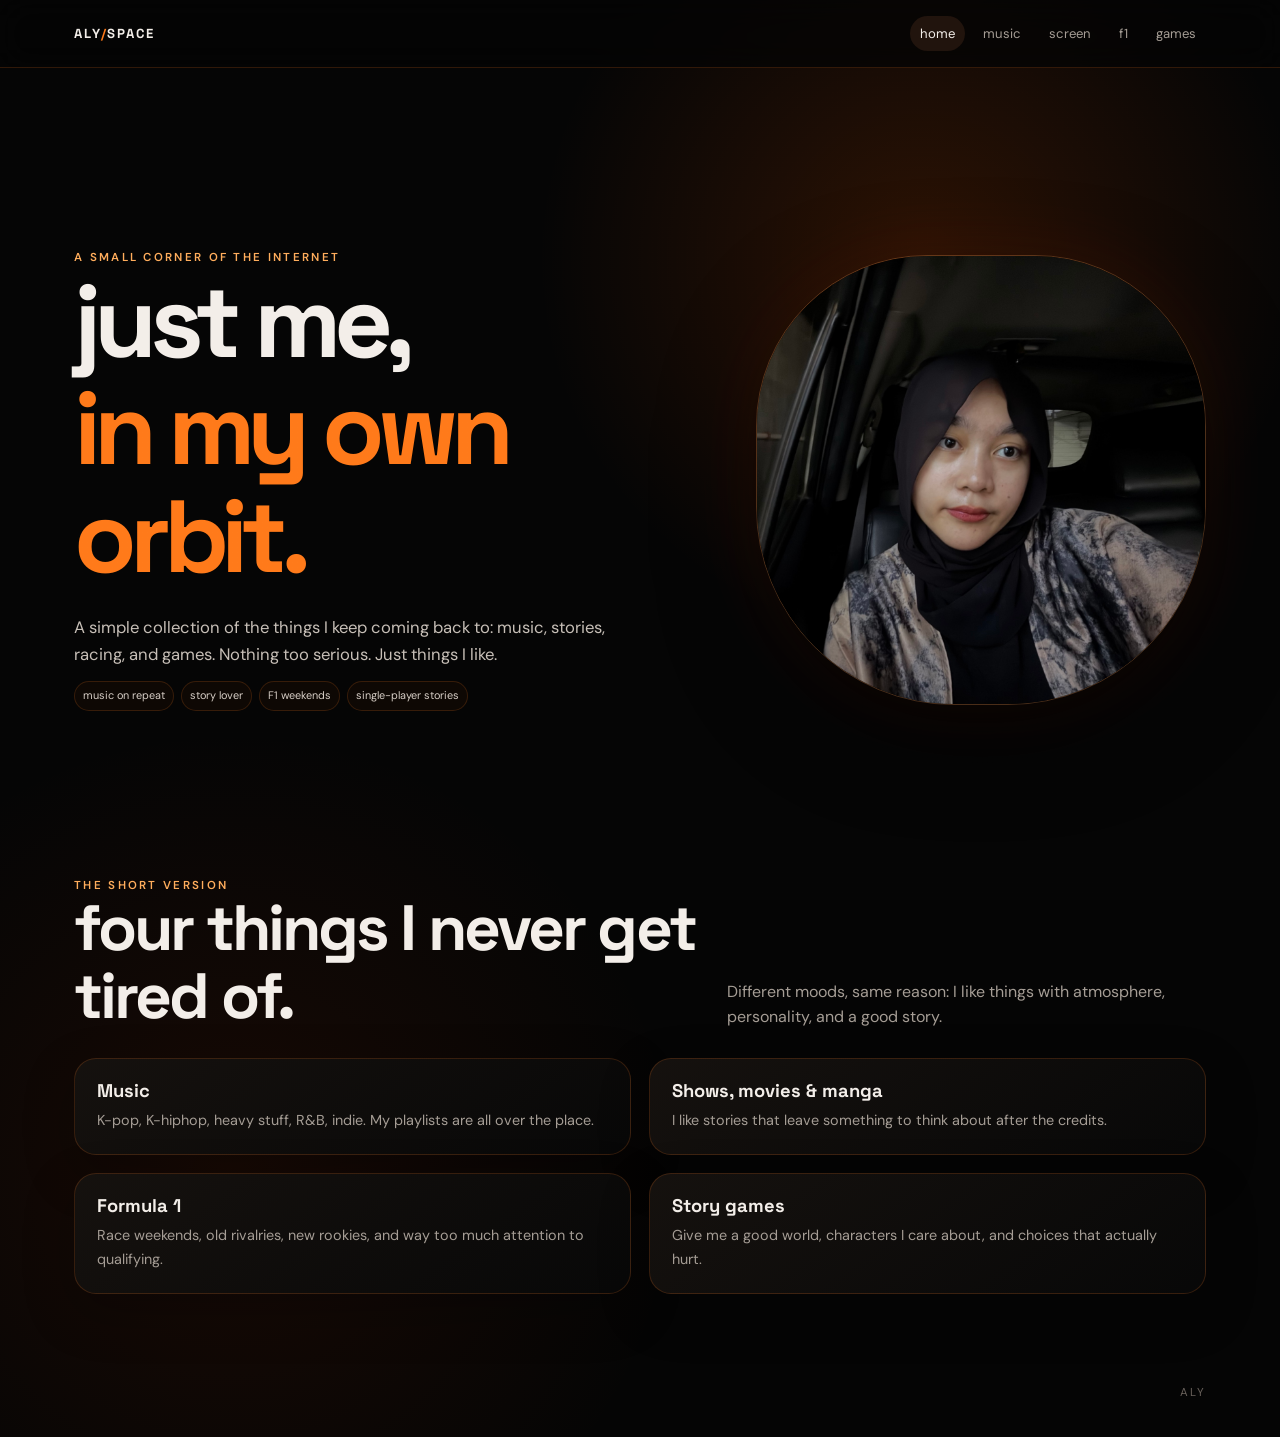
<file: index.html>
<!doctype html>
<html lang="en">
<head>
<meta charset="utf-8">
<meta name="viewport" content="width=device-width,initial-scale=1">
<title>Home · ALY</title>
<link rel="stylesheet" href="style.css">
</head>
<body data-page="home">

<header class="nav">
  <div class="nav-inner">
    <a class="brand" href="index.html">ALY<span>/</span>SPACE</a>
    <nav class="nav-links">
      <a data-page="home" href="index.html">home</a>
      <a data-page="music" href="music.html">music</a>
      <a data-page="screen" href="screen.html">screen</a>
      <a data-page="f1" href="f1.html">f1</a>
      <a data-page="games" href="games.html">games</a>
    </nav>
  </div>
</header>

<main>
<section class="hero">
  <div>
    <div class="eyebrow">a small corner of the internet</div>
    <h1>just me,<br><span class="orange">in my own orbit.</span></h1>
    <p class="lead">A simple collection of the things I keep coming back to: music, stories, racing, and games. Nothing too serious. Just things I like.</p>
    <div class="tags">
      <span class="tag">music on repeat</span><span class="tag">story lover</span><span class="tag">F1 weekends</span><span class="tag">single-player stories</span>
    </div>
  </div>
  <div class="portrait-wrap">
    <img class="portrait" src="assets/me.jfif" alt="Portrait of me">
    
  </div>
</section>

<section style="padding-top:40px">
  <div class="section-head">
    <div><div class="eyebrow">the short version</div><h2>four things I never get tired of.</h2></div>
    <p>Different moods, same reason: I like things with atmosphere, personality, and a good story.</p>
  </div>
  <div class="grid">
    <a class="card" href="music.html"><div class="card-body"><h3>Music</h3><p>K-pop, K-hiphop, heavy stuff, R&B, indie. My playlists are all over the place.</p></div></a>
    <a class="card" href="screen.html"><div class="card-body"><h3>Shows, movies & manga</h3><p>I like stories that leave something to think about after the credits.</p></div></a>
    <a class="card" href="f1.html"><div class="card-body"><h3>Formula 1</h3><p>Race weekends, old rivalries, new rookies, and way too much attention to qualifying.</p></div></a>
    <a class="card" href="games.html"><div class="card-body"><h3>Story games</h3><p>Give me a good world, characters I care about, and choices that actually hurt.</p></div></a>
  </div>
</section>
</main>

<footer class="footer"><span>ALY</span></footer>

<script src="script.js"></script>
</body>
</html>
</file>
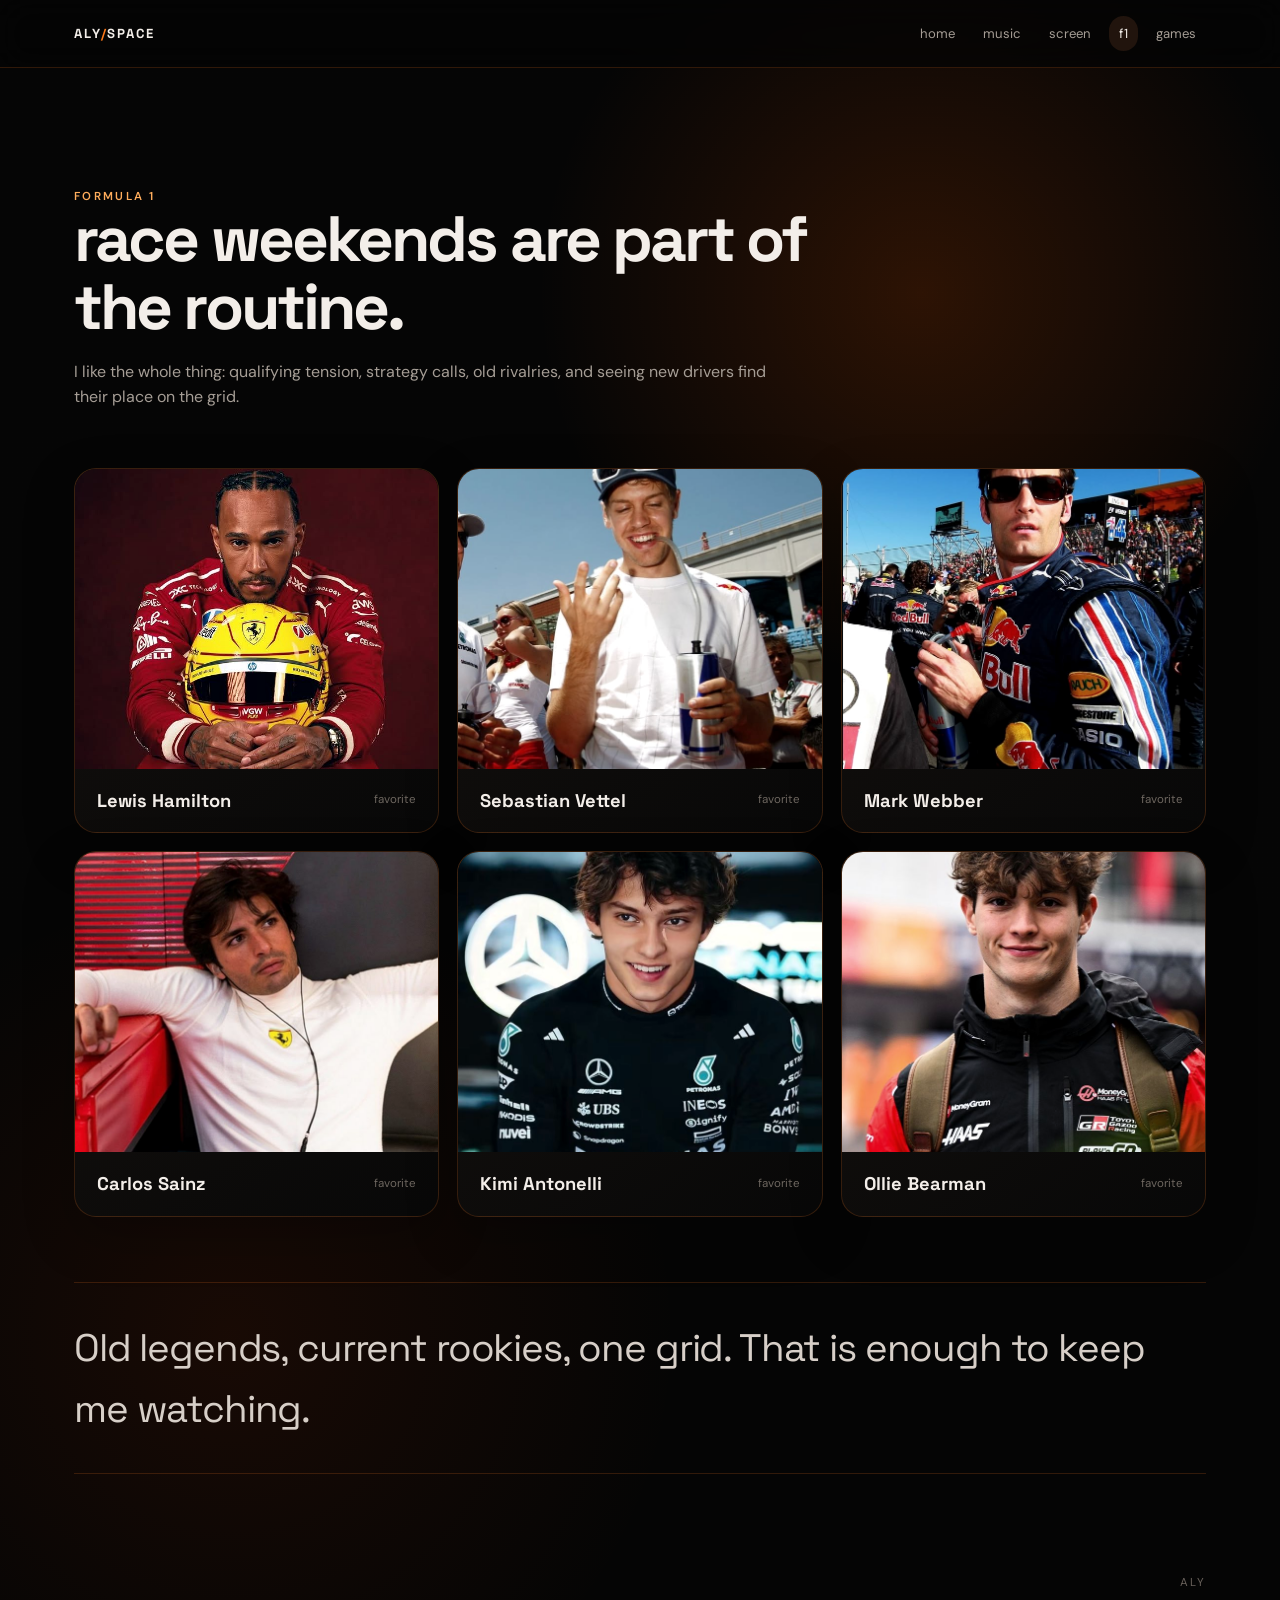
<file: f1.html>
<!doctype html>
<html lang="en"><head>
<meta charset="utf-8"><meta name="viewport" content="width=device-width,initial-scale=1">
<title>Formula 1 · ALY</title><link rel="stylesheet" href="style.css"></head>
<body data-page="f1">
<header class="nav"><div class="nav-inner"><a class="brand" href="index.html">ALY<span>/</span>SPACE</a>
<nav class="nav-links"><a data-page="home" href="index.html">home</a><a data-page="music" href="music.html">music</a>
<a data-page="screen" href="screen.html">screen</a><a data-page="f1" href="f1.html">f1</a><a data-page="games" href="games.html">games</a></nav></div></header>
<main>
<div class="page-intro"><div class="eyebrow">formula 1</div><h2>race weekends are part of the routine.</h2>
<p>I like the whole thing: qualifying tension, strategy calls, old rivalries, and seeing new drivers find their place on the grid.</p></div>
<div class="grid-3">
<article class="card driver-card"><div class="card-media"><img src="assets/lewis-hamilton.jfif" alt="Photo of Lewis Hamilton"></div>
<div class="card-body"><div><h3>Lewis Hamilton</h3></div><span class="small-note">favorite</span></div></article><article class="card driver-card"><div class="card-media"><img src="assets/sebastian-vettel.jfif" alt="Photo of Sebastian Vettel"></div>
<div class="card-body"><div><h3>Sebastian Vettel</h3></div><span class="small-note">favorite</span></div></article><article class="card driver-card"><div class="card-media"><img src="assets/mark-webber.jfif" alt="Photo of Mark Webber"></div>
<div class="card-body"><div><h3>Mark Webber</h3></div><span class="small-note">favorite</span></div></article><article class="card driver-card"><div class="card-media"><img src="assets/carlos-sainz.jfif" alt="Photo of Carlos Sainz"></div>
<div class="card-body"><div><h3>Carlos Sainz</h3></div><span class="small-note">favorite</span></div></article><article class="card driver-card"><div class="card-media"><img src="assets/kimi-antonelli.jfif" alt="Photo of Kimi Antonelli"></div>
<div class="card-body"><div><h3>Kimi Antonelli</h3></div><span class="small-note">favorite</span></div></article><article class="card driver-card"><div class="card-media"><img src="assets/ollie-bearman.jfif" alt="Photo of Ollie Bearman"></div>
<div class="card-body"><div><h3>Ollie Bearman</h3></div><span class="small-note">favorite</span></div></article></div><div class="quote">Old legends, current rookies, one grid. That is enough to keep me watching.</div>
</main><footer class="footer"><span>ALY</span></footer><script src="script.js"></script></body></html>
</file>
<file: style.css>
@import url('https://fonts.googleapis.com/css2?family=DM+Sans:wght@400;500;600&family=Space+Grotesk:wght@500;600;700&display=swap');

:root{
  --bg:#050505;
  --panel:#0c0b0a;
  --panel2:#12100e;
  --line:rgba(255,125,34,.18);
  --orange:#ff7a1a;
  --orange2:#ffad5c;
  --text:#f3eee9;
  --muted:#a59d95;
  --soft:#21140d;
  --max:1180px;
}
*{box-sizing:border-box}
html{scroll-behavior:smooth}
body{
  margin:0; color:var(--text); background:
  radial-gradient(circle at 72% 18%, rgba(255,92,0,.16), transparent 24rem),
  radial-gradient(circle at 18% 82%, rgba(183,52,0,.11), transparent 28rem),
  #050505;
  font-family:"DM Sans",system-ui,sans-serif; line-height:1.6;
}
body:before{
  content:""; position:fixed; inset:0; pointer-events:none; opacity:.25;
  background-image:radial-gradient(rgba(255,255,255,.16) .5px, transparent .5px);
  background-size:5px 5px; mix-blend-mode:soft-light;
}
a{color:inherit;text-decoration:none}
img{display:block;max-width:100%}
.nav{
  position:sticky;top:0;z-index:20; backdrop-filter:blur(16px);
  background:rgba(5,5,5,.78); border-bottom:1px solid var(--line);
}
.nav-inner{max-width:var(--max);margin:auto;padding:16px 24px;display:flex;align-items:center;justify-content:space-between;gap:24px}
.brand{font-family:"Space Grotesk";font-weight:700;letter-spacing:.14em;font-size:.82rem}
.brand span{color:var(--orange)}
.nav-links{display:flex;gap:8px;flex-wrap:wrap}
.nav-links a{font-size:.82rem;color:var(--muted);padding:7px 10px;border-radius:999px}
.nav-links a:hover,.nav-links a.active{color:var(--text);background:var(--soft)}
main{max-width:var(--max);margin:auto;padding:70px 24px 90px}
.hero{min-height:76vh;display:grid;grid-template-columns:1.1fr .9fr;align-items:center;gap:70px}
.eyebrow{color:var(--orange2);text-transform:uppercase;letter-spacing:.2em;font-size:.72rem;font-weight:600}
h1,h2,h3{font-family:"Space Grotesk";line-height:1.05;margin:0}
h1{font-size:clamp(3.3rem,8vw,7.6rem);letter-spacing:-.07em;max-width:800px}
h2{font-size:clamp(2rem,5vw,4rem);letter-spacing:-.045em}
h3{font-size:1.15rem}
.lead{font-size:1.04rem;color:#c7bfb7;max-width:620px;margin:24px 0 0}
.orange{color:var(--orange)}
.portrait-wrap{position:relative;max-width:450px;margin-left:auto}
.portrait-wrap:before{content:"";position:absolute;inset:-24px;border-radius:50%;background:radial-gradient(circle,rgba(255,95,13,.25),transparent 62%);filter:blur(14px);z-index:-1}
.portrait{aspect-ratio:1/1;object-fit:cover;object-position:50% 40%;border-radius:38% 38% 44% 44%;border:1px solid rgba(255,154,81,.28);box-shadow:0 30px 90px rgba(0,0,0,.65),0 0 70px rgba(255,83,0,.12)}
.caption{font-size:.72rem;color:#756e68;margin-top:10px}
.section-head{display:flex;justify-content:space-between;align-items:end;gap:30px;margin:15px 0 28px}
.section-head p{max-width:520px;color:var(--muted);margin:0}
.grid{display:grid;grid-template-columns:repeat(2,1fr);gap:18px}
.grid-3{display:grid;grid-template-columns:repeat(3,1fr);gap:18px}
.card{
  background:linear-gradient(145deg,rgba(22,18,15,.96),rgba(8,8,8,.96));
  border:1px solid var(--line);border-radius:22px;overflow:hidden;
  box-shadow:0 18px 50px rgba(0,0,0,.25);
}
.card-media{height:260px;overflow:hidden;background:linear-gradient(135deg,#1a1009,#050505)}
.card-media img{width:100%;height:100%;object-fit:cover;filter:saturate(.88) contrast(1.02);transition:.35s}
.card:hover .card-media img{transform:scale(1.035);filter:saturate(1) contrast(1.05)}
.card-body{padding:22px}
.card-body p{color:var(--muted);font-size:.9rem;margin:9px 0 0}
.tags{display:flex;flex-wrap:wrap;gap:7px;margin-top:14px}
.tag{font-size:.68rem;color:#d7cec6;border:1px solid rgba(255,125,34,.17);padding:5px 8px;border-radius:999px;background:rgba(255,105,18,.04)}
.page-intro{padding:50px 0 42px;max-width:780px}
.page-intro p{color:var(--muted);max-width:700px;margin-top:18px}
.driver-card .card-media{height:300px}
.driver-card .card-body{display:flex;justify-content:space-between;align-items:center;gap:15px}
.driver-number{font-family:"Space Grotesk";font-size:.72rem;color:var(--orange2);letter-spacing:.15em}
.logo-card{display:flex;align-items:center;justify-content:center;padding:28px;height:190px;background:radial-gradient(circle,rgba(255,106,18,.11),transparent 65%),#090909}
.logo-card img{max-height:105px;width:auto;max-width:78%;object-fit:contain}
.quote{
  margin:65px 0 10px;padding:34px 0;border-top:1px solid var(--line);border-bottom:1px solid var(--line);
  color:#d7cfc8;font-family:"Space Grotesk";font-size:clamp(1.4rem,3vw,2.4rem);letter-spacing:-.03em;
}
.footer{max-width:var(--max);margin:auto;padding:0 24px 35px;color:#69615b;font-size:.72rem;display:flex;justify-content:flex-end;gap:20px;letter-spacing:.18em}
.small-note{color:#6d665f;font-size:.72rem}
@media(max-width:850px){
 .hero{grid-template-columns:1fr;gap:42px}.portrait-wrap{margin:auto;width:min(390px,90vw)}
 .grid,.grid-3{grid-template-columns:1fr}
 .nav-inner{align-items:flex-start;flex-direction:column;gap:10px}
 main{padding-top:46px}
}
</file>
